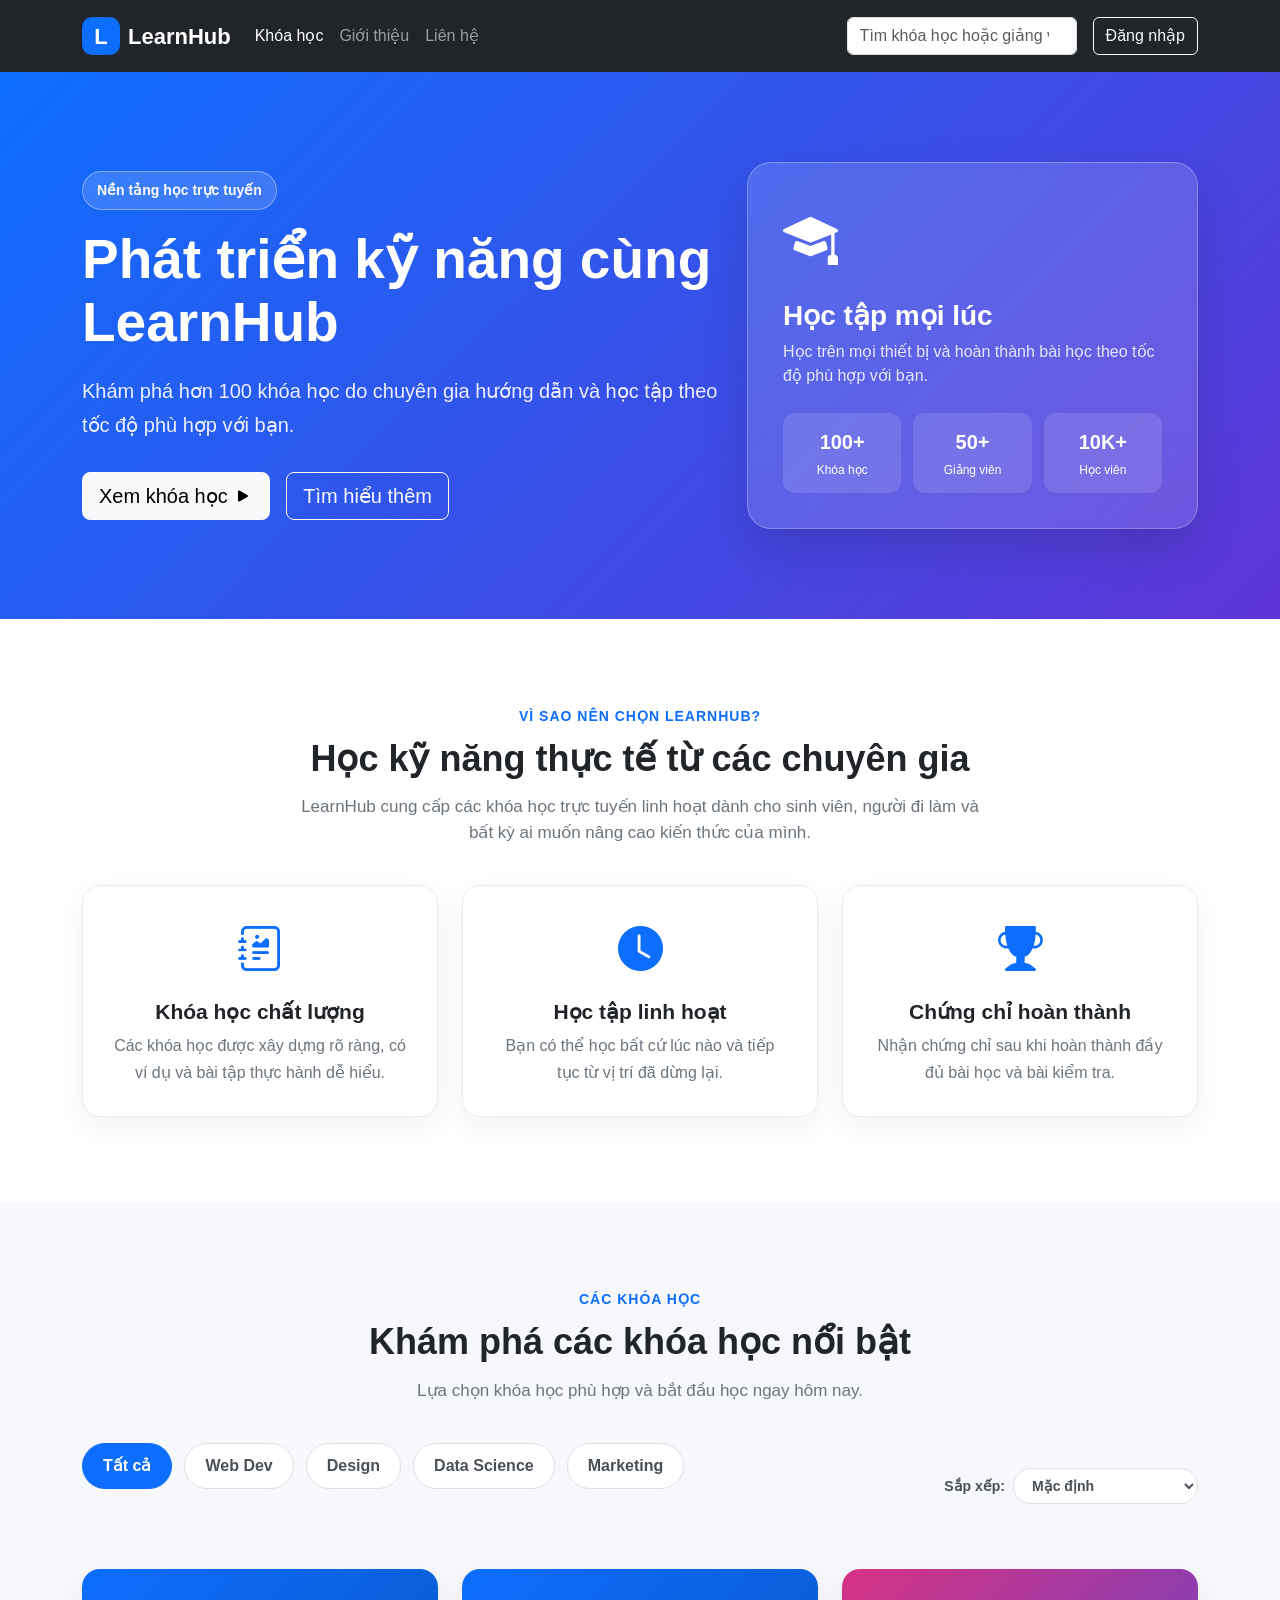
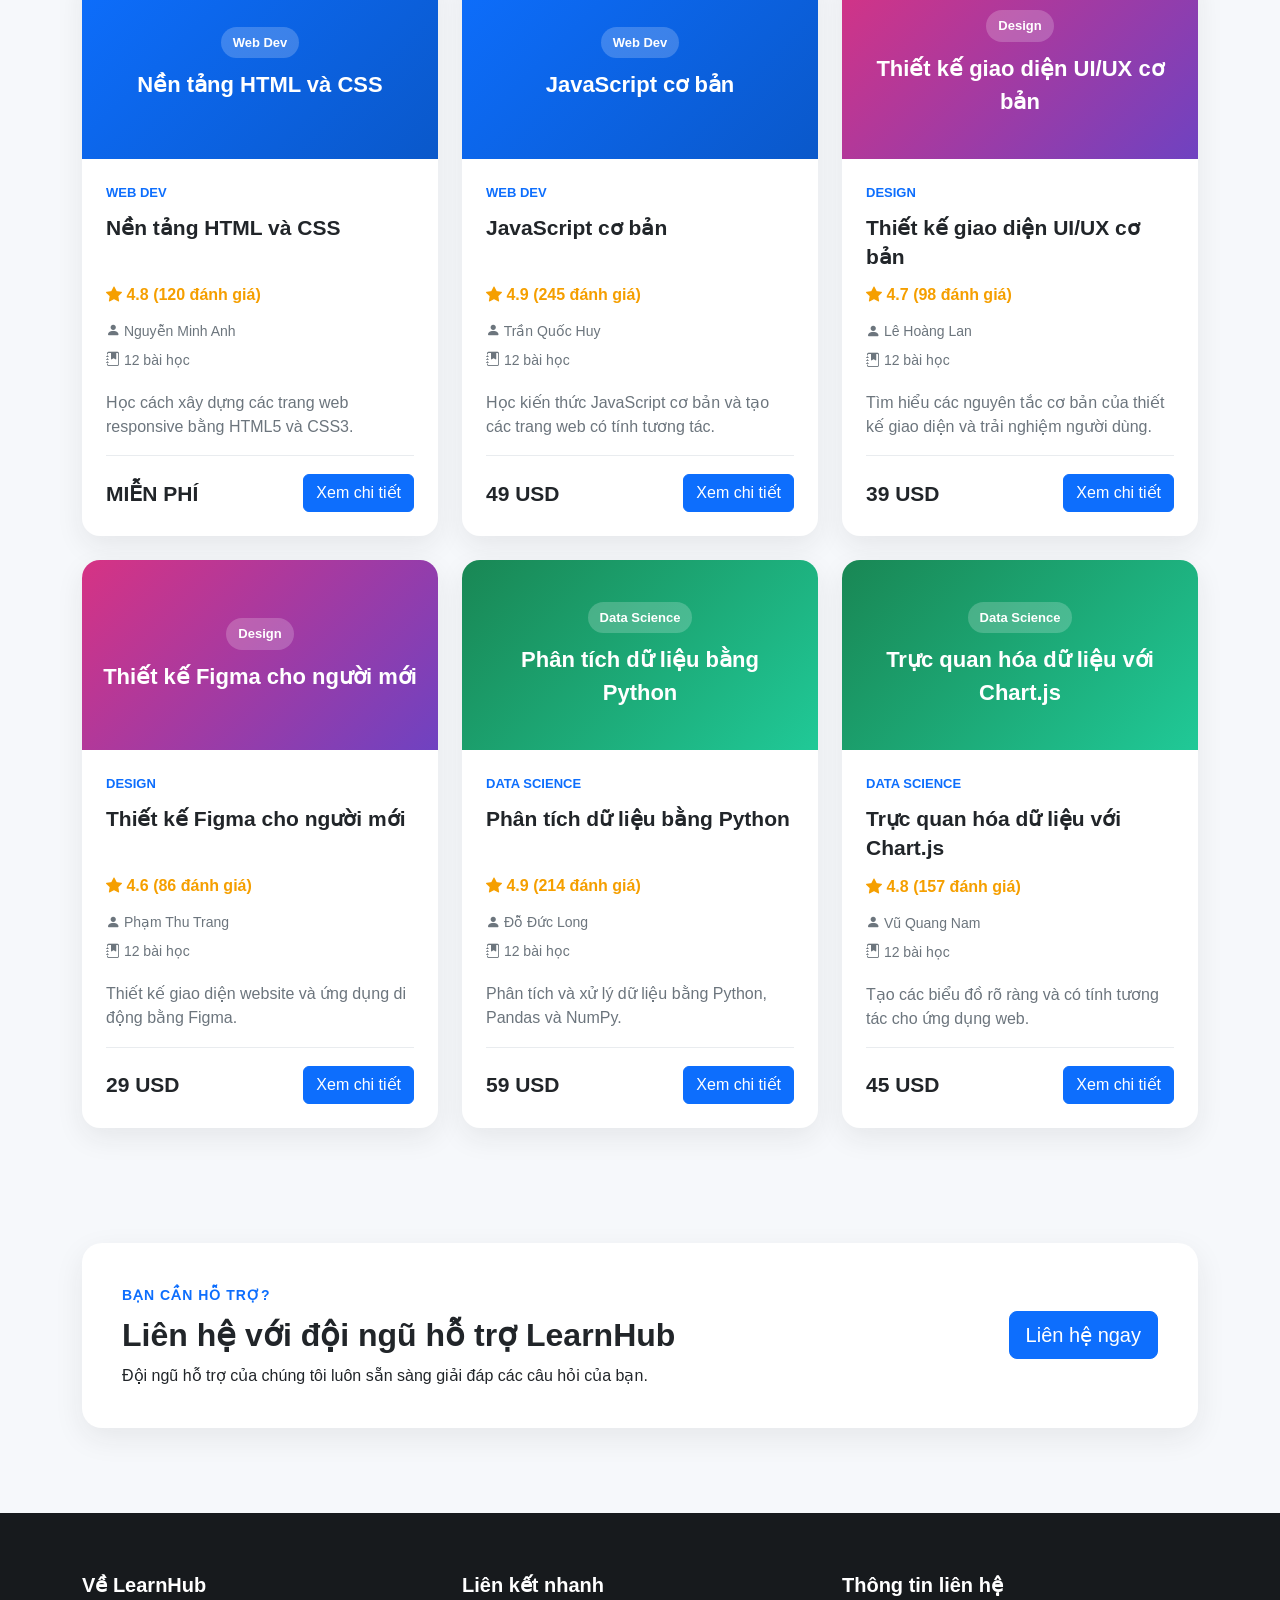
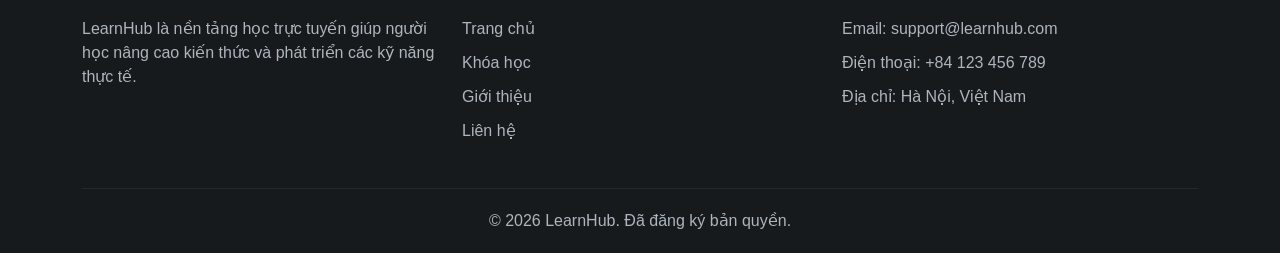
<file: index.html>
<!DOCTYPE html>
<html lang="vi">

<head>
    <meta charset="UTF-8">

    <!-- Giúp giao diện hiển thị tốt trên điện thoại và máy tính bảng -->
    <meta name="viewport" content="width=device-width, initial-scale=1.0">

    <title>LearnHub - Học trực tuyến</title>

    <!-- Bootstrap 5 CSS -->
    <link href="https://cdn.jsdelivr.net/npm/bootstrap@5.3.3/dist/css/bootstrap.min.css" rel="stylesheet">

    <!-- Bootstrap Icons - dùng cho toàn bộ icon trong trang thay vì icon emoji -->
    <link href="https://cdn.jsdelivr.net/npm/bootstrap-icons@1.11.3/font/bootstrap-icons.min.css" rel="stylesheet">

    <!-- File CSS tự viết -->
    <link rel="stylesheet" href="style.css">
</head>

<body>

    <!-- ================= THANH ĐIỀU HƯỚNG ================= -->
    <nav class="navbar navbar-expand-lg navbar-dark bg-dark sticky-top">
        <div class="container">

            <!-- Logo trang web -->
            <a class="navbar-brand d-flex align-items-center gap-2" href="index.html">
                <span class="logo-mark">L</span>
                <span>LearnHub</span>
            </a>

            <!-- Nút menu xuất hiện trên màn hình nhỏ -->
            <button class="navbar-toggler" type="button" data-bs-toggle="collapse" data-bs-target="#mainNavbar"
                aria-controls="mainNavbar" aria-expanded="false" aria-label="Mở hoặc đóng menu">
                <span class="navbar-toggler-icon"></span>
            </button>

            <!-- Nội dung thanh điều hướng -->
            <div class="collapse navbar-collapse" id="mainNavbar">

                <ul class="navbar-nav me-auto mb-2 mb-lg-0">

                    <li class="nav-item">
                        <a class="nav-link active" href="#courses">
                            Khóa học
                        </a>
                    </li>

                    <li class="nav-item">
                        <a class="nav-link" href="#about">
                            Giới thiệu
                        </a>
                    </li>

                    <li class="nav-item">
                        <a class="nav-link" href="#contact">
                            Liên hệ
                        </a>
                    </li>

                </ul>

                <!-- Ô tìm kiếm – Problem 02: Live Search theo title hoặc tên giảng viên -->
                <div class="navbar-search me-lg-3 mb-3 mb-lg-0 position-relative">
                    <input
                        id="navbarSearchInput"
                        class="form-control"
                        type="search"
                        placeholder="Tìm khóa học hoặc giảng viên..."
                        aria-label="Tìm kiếm khóa học"
                        autocomplete="off"
                    >
                    <!-- Nút xóa nhanh, hiện khi có text, ẩn khi trống -->
                    <button
                        id="clearSearchBtn"
                        class="search-clear-btn d-none"
                        type="button"
                        aria-label="Xóa tìm kiếm"
                    ><i class="bi bi-x-lg"></i></button>
                </div>

                <button class="btn btn-outline-light" type="button">
                    Đăng nhập
                </button>

            </div>
        </div>
    </nav>

    <!-- ================= PHẦN GIỚI THIỆU ĐẦU TRANG ================= -->
    <header class="hero-section" id="about">
        <div class="container">
            <div class="row align-items-center">

                <div class="col-lg-7">

                    <span class="hero-label">
                        Nền tảng học trực tuyến
                    </span>

                    <h1 class="hero-title">
                        Phát triển kỹ năng cùng LearnHub
                    </h1>

                    <p class="hero-description">
                        Khám phá hơn 100 khóa học do chuyên gia hướng dẫn
                        và học tập theo tốc độ phù hợp với bạn.
                    </p>

                    <div class="d-flex flex-wrap gap-3">

                        <a class="btn btn-light btn-lg" href="#courses">
                            Xem khóa học <i class="bi bi-play-fill"></i>
                        </a>

                        <a class="btn btn-outline-light btn-lg" href="#aboutContent">
                            Tìm hiểu thêm
                        </a>

                    </div>
                </div>

                <!-- Phần này chỉ hiển thị trên màn hình máy tính -->
                <div class="col-lg-5 d-none d-lg-block">

                    <div class="hero-card">

                        <div class="hero-card-icon"><i class="bi bi-mortarboard-fill"></i></div>

                        <h2>Học tập mọi lúc</h2>

                        <p>
                            Học trên mọi thiết bị và hoàn thành bài học
                            theo tốc độ phù hợp với bạn.
                        </p>

                        <div class="hero-statistics">

                            <div>
                                <strong>100+</strong>
                                <span>Khóa học</span>
                            </div>

                            <div>
                                <strong>50+</strong>
                                <span>Giảng viên</span>
                            </div>

                            <div>
                                <strong>10K+</strong>
                                <span>Học viên</span>
                            </div>

                        </div>
                    </div>
                </div>

            </div>
        </div>
    </header>

    <!-- ================= PHẦN GIỚI THIỆU ================= -->
    <section class="about-section" id="aboutContent">
        <div class="container">

            <div class="section-heading text-center">

                <span class="section-label">
                    Vì sao nên chọn LearnHub?
                </span>

                <h2>
                    Học kỹ năng thực tế từ các chuyên gia
                </h2>

                <p>
                    LearnHub cung cấp các khóa học trực tuyến linh hoạt
                    dành cho sinh viên, người đi làm và bất kỳ ai muốn
                    nâng cao kiến thức của mình.
                </p>

            </div>

            <div class="row g-4">

                <div class="col-md-4">

                    <div class="feature-card">

                        <div class="feature-icon"><i class="bi bi-journal-richtext"></i></div>

                        <h3>Khóa học chất lượng</h3>

                        <p>
                            Các khóa học được xây dựng rõ ràng, có ví dụ
                            và bài tập thực hành dễ hiểu.
                        </p>

                    </div>
                </div>

                <div class="col-md-4">

                    <div class="feature-card">

                        <div class="feature-icon"><i class="bi bi-clock-fill"></i></div>

                        <h3>Học tập linh hoạt</h3>

                        <p>
                            Bạn có thể học bất cứ lúc nào và tiếp tục
                            từ vị trí đã dừng lại.
                        </p>

                    </div>
                </div>

                <div class="col-md-4">

                    <div class="feature-card">

                        <div class="feature-icon"><i class="bi bi-trophy-fill"></i></div>

                        <h3>Chứng chỉ hoàn thành</h3>

                        <p>
                            Nhận chứng chỉ sau khi hoàn thành đầy đủ
                            bài học và bài kiểm tra.
                        </p>

                    </div>
                </div>

            </div>
        </div>
    </section>

    <!-- ================= DANH SÁCH KHÓA HỌC ================= -->
    <main class="course-section" id="courses">
        <div class="container">

            <div class="section-heading text-center">

                <span class="section-label">
                    Các khóa học
                </span>

                <h2>
                    Khám phá các khóa học nổi bật
                </h2>

                <p>
                    Lựa chọn khóa học phù hợp và bắt đầu học ngay hôm nay.
                </p>

            </div>

            <!-- Problem 02: Thanh điều khiển — Category Tabs + Sort Dropdown -->
            <div class="course-controls">

                <!-- Tab danh mục: data-category khớp với trường category trong courses array -->
                <div class="category-tabs" id="categoryTabs">

                    <button
                        class="category-button active"
                        type="button"
                        data-category="all"
                    >
                        Tất cả
                    </button>

                    <button
                        class="category-button"
                        type="button"
                        data-category="Web Dev"
                    >
                        Web Dev
                    </button>

                    <button
                        class="category-button"
                        type="button"
                        data-category="Design"
                    >
                        Design
                    </button>

                    <button
                        class="category-button"
                        type="button"
                        data-category="Data Science"
                    >
                        Data Science
                    </button>

                    <button
                        class="category-button"
                        type="button"
                        data-category="Marketing"
                    >
                        Marketing
                    </button>

                </div>

                <!-- Sort Dropdown: sắp xếp theo giá hoặc rating -->
                <div class="sort-wrapper">
                    <label for="sortSelect" class="sort-label">Sắp xếp:</label>
                    <select id="sortSelect" class="sort-select">
                        <option value="default">Mặc định</option>
                        <option value="price-asc">Giá: Thấp → Cao</option>
                        <option value="price-desc">Giá: Cao → Thấp</option>
                        <option value="rating-desc">Đánh giá: Cao nhất</option>
                    </select>
                </div>

            </div>

            <!-- Grid hiển thị khóa học – JS render các card vào đây -->
            <div
                id="coursesGrid"
                class="row row-cols-1 row-cols-md-2 row-cols-lg-3 g-4"
            ></div>

            <!-- Thông báo khi không tìm thấy kết quả (Problem 02) -->
            <div id="noResultMessage" class="no-result-message d-none">
                <div class="no-result-icon"><i class="bi bi-search"></i></div>
                <h3>Không tìm thấy khóa học nào</h3>
                <p>Thử từ khóa khác hoặc chọn danh mục khác.</p>
            </div>

        </div>
    </main>

    <!-- ================= PHẦN LIÊN HỆ ================= -->
    <section class="contact-section" id="contact">
        <div class="container">

            <div class="contact-box">

                <div>

                    <span class="section-label">
                        Bạn cần hỗ trợ?
                    </span>

                    <h2>
                        Liên hệ với đội ngũ hỗ trợ LearnHub
                    </h2>

                    <p class="mb-0">
                        Đội ngũ hỗ trợ của chúng tôi luôn sẵn sàng
                        giải đáp các câu hỏi của bạn.
                    </p>

                </div>

                <a class="btn btn-primary btn-lg" href="mailto:support@learnhub.com">
                    Liên hệ ngay
                </a>

            </div>
        </div>
    </section>

    <!-- ================= CHÂN TRANG ================= -->
    <footer class="site-footer">
        <div class="container">

            <div class="row g-4">

                <!-- Cột 1 -->
                <div class="col-md-4">

                    <h3 class="footer-title">
                        Về LearnHub
                    </h3>

                    <p>
                        LearnHub là nền tảng học trực tuyến giúp người học
                        nâng cao kiến thức và phát triển các kỹ năng thực tế.
                    </p>

                </div>

                <!-- Cột 2 -->
                <div class="col-md-4">

                    <h3 class="footer-title">
                        Liên kết nhanh
                    </h3>

                    <ul class="footer-links">

                        <li>
                            <a href="index.html">
                                Trang chủ
                            </a>
                        </li>

                        <li>
                            <a href="#courses">
                                Khóa học
                            </a>
                        </li>

                        <li>
                            <a href="#about">
                                Giới thiệu
                            </a>
                        </li>

                        <li>
                            <a href="#contact">
                                Liên hệ
                            </a>
                        </li>

                    </ul>
                </div>

                <!-- Cột 3 -->
                <div class="col-md-4">

                    <h3 class="footer-title">
                        Thông tin liên hệ
                    </h3>

                    <ul class="footer-contact">

                        <li>
                            Email: support@learnhub.com
                        </li>

                        <li>
                            Điện thoại: +84 123 456 789
                        </li>

                        <li>
                            Địa chỉ: Hà Nội, Việt Nam
                        </li>

                    </ul>
                </div>

            </div>

            <hr class="footer-divider">

            <p class="footer-copyright">
                © 2026 LearnHub. Đã đăng ký bản quyền.
            </p>

        </div>
    </footer>

    <!-- Bootstrap JavaScript -->
    <script src="https://cdn.jsdelivr.net/npm/bootstrap@5.3.3/dist/js/bootstrap.bundle.min.js"></script>

    <!-- Dữ liệu và code hiển thị khóa học -->
    <script src="app.js"></script>

</body>

</html>
</file>
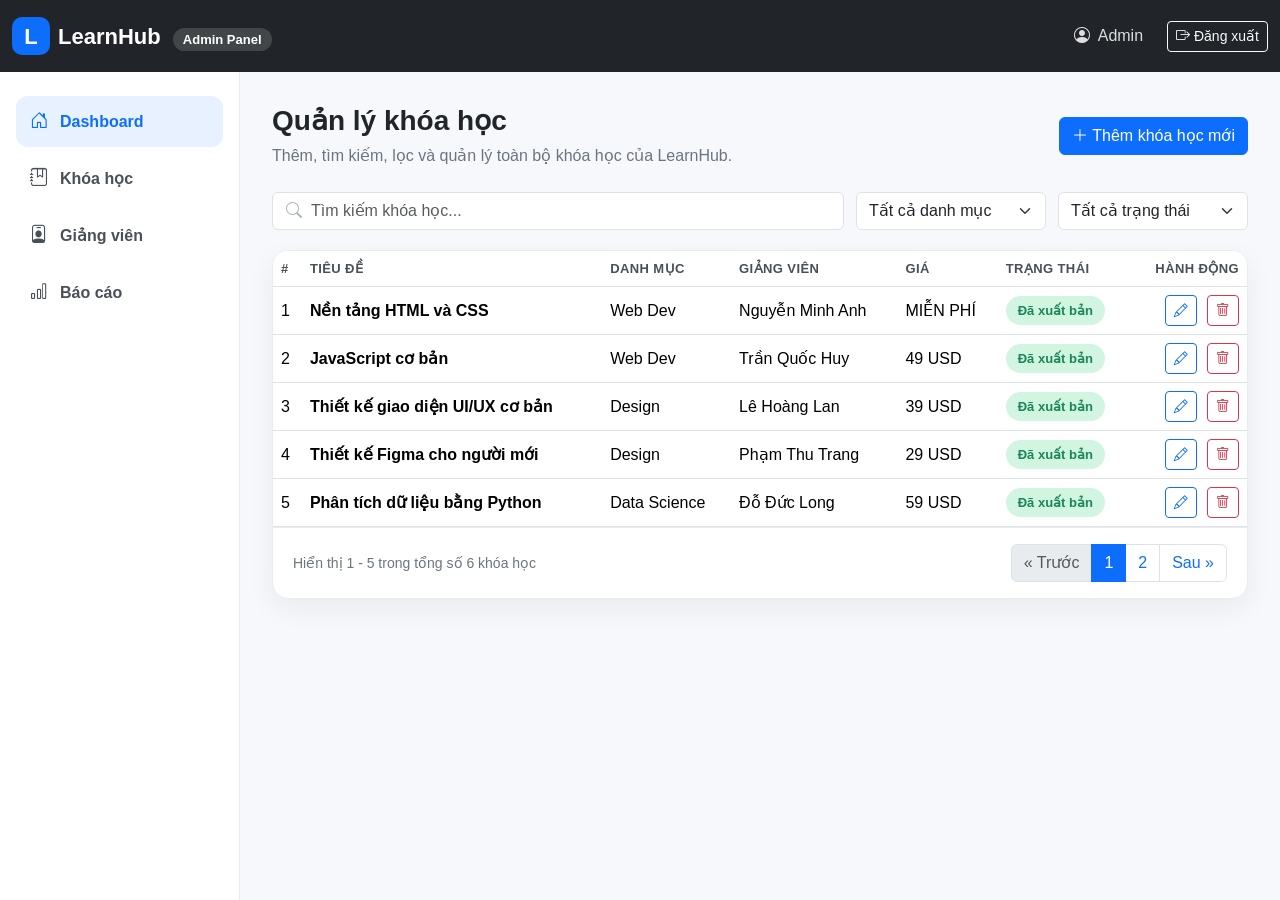
<file: admin.html>
<!DOCTYPE html>
<html lang="vi">
<head>
    <meta charset="UTF-8">

    <meta
        name="viewport"
        content="width=device-width, initial-scale=1.0"
    >

    <title>Admin Panel - LearnHub</title>

    <!-- Bootstrap 5 CSS -->
    <link
        href="https://cdn.jsdelivr.net/npm/bootstrap@5.3.3/dist/css/bootstrap.min.css"
        rel="stylesheet"
    >

    <!-- Bootstrap Icons -->
    <link
        href="https://cdn.jsdelivr.net/npm/bootstrap-icons@1.11.3/font/bootstrap-icons.css"
        rel="stylesheet"
    >

    <!-- File CSS tự viết -->
    <link rel="stylesheet" href="style.css">
</head>

<body class="admin-body">

<!-- ================= THANH ĐIỀU HƯỚNG ADMIN ================= -->
<nav class="navbar navbar-expand-lg navbar-dark bg-dark admin-navbar sticky-top">
    <div class="container-fluid">

        <a class="navbar-brand d-flex align-items-center gap-2" href="admin.html">
            <span class="logo-mark">L</span>
            <span>LearnHub <span class="admin-navbar-tag">Admin Panel</span></span>
        </a>

        <button
            class="navbar-toggler"
            type="button"
            data-bs-toggle="collapse"
            data-bs-target="#adminNavbar"
            aria-controls="adminNavbar"
            aria-expanded="false"
            aria-label="Mở hoặc đóng menu"
        >
            <span class="navbar-toggler-icon"></span>
        </button>

        <div class="collapse navbar-collapse" id="adminNavbar">

            <ul class="navbar-nav ms-auto align-items-lg-center gap-lg-3">

                <li class="nav-item">
                    <span class="nav-link admin-user">
                        <i class="bi bi-person-circle"></i>
                        Admin
                    </span>
                </li>

                <li class="nav-item">
                    <a class="btn btn-outline-light btn-sm" href="index.html">
                        <i class="bi bi-box-arrow-right"></i>
                        Đăng xuất
                    </a>
                </li>

            </ul>

        </div>
    </div>
</nav>

<div class="admin-shell">

    <!-- ================= THANH BÊN (SIDEBAR) ================= -->
    <aside class="admin-sidebar">

        <nav class="admin-sidebar-nav" aria-label="Menu quản trị">

            <a class="admin-nav-link active" href="#" data-view="dashboard">
                <i class="bi bi-house-door"></i>
                <span>Dashboard</span>
            </a>

            <a class="admin-nav-link" href="#" data-view="courses">
                <i class="bi bi-journal-bookmark"></i>
                <span>Khóa học</span>
            </a>

            <a class="admin-nav-link" href="#" data-view="instructors">
                <i class="bi bi-person-badge"></i>
                <span>Giảng viên</span>
            </a>

            <a class="admin-nav-link" href="#" data-view="reports">
                <i class="bi bi-bar-chart"></i>
                <span>Báo cáo</span>
            </a>

        </nav>

    </aside>

    <!-- ================= KHU VỰC NỘI DUNG CHÍNH ================= -->
    <main class="admin-main">

        <!-- Khu vực quản lý khóa học (view mặc định đang hoạt động) -->
        <section id="coursesView" class="admin-view">

            <div class="admin-view-header">

                <div>
                    <h1>Quản lý khóa học</h1>
                    <p class="admin-view-subtitle">
                        Thêm, tìm kiếm, lọc và quản lý toàn bộ khóa học của LearnHub.
                    </p>
                </div>

                <button
                    id="btnAddCourse"
                    class="btn btn-primary"
                    type="button"
                >
                    <i class="bi bi-plus-lg"></i>
                    Thêm khóa học mới
                </button>

            </div>

            <!-- Thanh tìm kiếm và bộ lọc -->
            <div class="admin-toolbar">

                <div class="admin-search-box">

                    <i class="bi bi-search"></i>

                    <input
                        id="courseSearchInput"
                        class="form-control"
                        type="search"
                        placeholder="Tìm kiếm khóa học..."
                        aria-label="Tìm kiếm khóa học"
                    >

                </div>

                <select
                    id="categoryFilterSelect"
                    class="form-select admin-filter-select"
                    aria-label="Lọc theo danh mục"
                >
                    <option value="all">Tất cả danh mục</option>
                    <option value="Web Dev">Web Dev</option>
                    <option value="Design">Design</option>
                    <option value="Data Science">Data Science</option>
                    <option value="Marketing">Marketing</option>
                    <option value="Other">Other</option>
                </select>

                <select
                    id="statusFilterSelect"
                    class="form-select admin-filter-select"
                    aria-label="Lọc theo trạng thái"
                >
                    <option value="all">Tất cả trạng thái</option>
                    <option value="published">Đã xuất bản</option>
                    <option value="draft">Bản nháp</option>
                </select>

            </div>

            <!-- Bảng danh sách khóa học -->
            <div class="admin-table-card">

                <div class="table-responsive">

                    <table class="table admin-table align-middle mb-0">

                        <thead>
                            <tr>
                                <th scope="col">#</th>
                                <th scope="col">Tiêu đề</th>
                                <th scope="col">Danh mục</th>
                                <th scope="col">Giảng viên</th>
                                <th scope="col">Giá</th>
                                <th scope="col">Trạng thái</th>
                                <th scope="col" class="text-end">Hành động</th>
                            </tr>
                        </thead>

                        <!-- admin.js sẽ đưa các dòng khóa học vào đây -->
                        <tbody id="coursesTableBody"></tbody>

                    </table>

                </div>

                <!-- Chân bảng: thông tin số lượng kết quả + phân trang -->
                <div class="admin-table-footer">

                    <p id="resultsSummary" class="admin-results-summary mb-0">
                        Đang tải dữ liệu...
                    </p>

                    <nav aria-label="Phân trang danh sách khóa học">
                        <ul id="paginationList" class="pagination mb-0"></ul>
                    </nav>

                </div>

            </div>

        </section>

    </main>

</div>

<!-- ================= MODAL THÊM / SỬA KHÓA HỌC ================= -->
<!--
    Modal dùng chung cho chức năng CREATE và UPDATE (Problem 04, mục 9-10).
    Ở phần này (Read/Search/Filter/Pagination) modal chỉ mới có giao diện,
    logic lưu dữ liệu sẽ được bổ sung ở phần CRUD tiếp theo.
-->
<div
    class="modal fade"
    id="courseFormModal"
    tabindex="-1"
    aria-labelledby="courseFormModalLabel"
    aria-hidden="true"
>
    <div class="modal-dialog modal-dialog-centered modal-lg">
        <div class="modal-content">

            <div class="modal-header">
                <h2 class="modal-title h5" id="courseFormModalLabel">
                    Thêm khóa học mới
                </h2>
                <button
                    type="button"
                    class="btn-close"
                    data-bs-dismiss="modal"
                    aria-label="Đóng"
                ></button>
            </div>

            <div class="modal-body">

                <form id="courseForm" class="row g-3" novalidate>

                    <input type="hidden" id="courseFormId">

                    <div class="col-md-8">
                        <label class="form-label" for="courseFormTitle">
                            Tiêu đề khóa học
                        </label>
                        <input
                            id="courseFormTitle"
                            class="form-control"
                            type="text"
                            minlength="5"
                            required
                        >
                        <div class="invalid-feedback">
                            Tiêu đề phải có ít nhất 5 ký tự.
                        </div>
                    </div>

                    <div class="col-md-4">
                        <label class="form-label" for="courseFormCategory">
                            Danh mục
                        </label>
                        <select id="courseFormCategory" class="form-select" required>
                            <option value="Web Dev">Web Dev</option>
                            <option value="Design">Design</option>
                            <option value="Data Science">Data Science</option>
                            <option value="Marketing">Marketing</option>
                            <option value="Other">Other</option>
                        </select>
                    </div>

                    <div class="col-md-6">
                        <label class="form-label" for="courseFormInstructor">
                            Tên giảng viên
                        </label>
                        <input
                            id="courseFormInstructor"
                            class="form-control"
                            type="text"
                            required
                        >
                        <div class="invalid-feedback">
                            Vui lòng nhập tên giảng viên.
                        </div>
                    </div>

                    <div class="col-md-6">
                        <label class="form-label" for="courseFormLessons">
                            Số bài học
                        </label>
                        <input
                            id="courseFormLessons"
                            class="form-control"
                            type="number"
                            min="1"
                            max="100"
                            required
                        >
                        <div class="invalid-feedback">
                            Số bài học phải trong khoảng 1 - 100.
                        </div>
                    </div>

                    <div class="col-md-4">
                        <label class="form-label" for="courseFormPrice">
                            Giá (USD, nhập 0 nếu miễn phí)
                        </label>
                        <input
                            id="courseFormPrice"
                            class="form-control"
                            type="number"
                            min="0"
                            required
                        >
                    </div>

                    <div class="col-md-4">
                        <label class="form-label" for="courseFormRating">
                            Đánh giá (1.0 - 5.0)
                        </label>
                        <input
                            id="courseFormRating"
                            class="form-control"
                            type="number"
                            min="1"
                            max="5"
                            step="0.1"
                            required
                        >
                    </div>

                    <div class="col-md-4">
                        <label class="form-label" for="courseFormStatus">
                            Trạng thái
                        </label>
                        <select id="courseFormStatus" class="form-select" required>
                            <option value="published">Đã xuất bản</option>
                            <option value="draft">Bản nháp</option>
                        </select>
                    </div>

                </form>

            </div>

            <div class="modal-footer">
                <button
                    type="button"
                    class="btn btn-secondary"
                    data-bs-dismiss="modal"
                >
                    Hủy
                </button>
                <button
                    id="saveCourseBtn"
                    type="button"
                    class="btn btn-primary"
                >
                    Lưu khóa học
                </button>
            </div>

        </div>
    </div>
</div>

<!-- ================= MODAL XÁC NHẬN XÓA ================= -->
<!--
    Modal xác nhận cho chức năng DELETE (Problem 04, mục 11).
    Logic xóa thật sự sẽ được bổ sung ở phần CRUD tiếp theo.
-->
<div
    class="modal fade"
    id="deleteConfirmModal"
    tabindex="-1"
    aria-labelledby="deleteConfirmModalLabel"
    aria-hidden="true"
>
    <div class="modal-dialog modal-dialog-centered">
        <div class="modal-content">

            <div class="modal-header">
                <h2 class="modal-title h5" id="deleteConfirmModalLabel">
                    Xác nhận xóa khóa học
                </h2>
                <button
                    type="button"
                    class="btn-close"
                    data-bs-dismiss="modal"
                    aria-label="Đóng"
                ></button>
            </div>

            <div class="modal-body">
                <p class="mb-0">
                    Bạn có chắc chắn muốn xóa khóa học
                    "<strong id="deleteConfirmCourseTitle">-</strong>"?
                    Hành động này không thể hoàn tác.
                </p>
            </div>

            <div class="modal-footer">
                <button
                    type="button"
                    class="btn btn-secondary"
                    data-bs-dismiss="modal"
                >
                    Hủy
                </button>
                <button
                    id="confirmDeleteBtn"
                    type="button"
                    class="btn btn-danger"
                >
                    Xóa khóa học
                </button>
            </div>

        </div>
    </div>
</div>

<!-- ================= KHU VỰC HIỂN THỊ TOAST ================= -->
<div
    id="toastContainer"
    class="toast-container position-fixed bottom-0 end-0 p-3"
></div>

<!-- Bootstrap JavaScript -->
<script
    src="https://cdn.jsdelivr.net/npm/bootstrap@5.3.3/dist/js/bootstrap.bundle.min.js"
></script>

<!-- app.js chứa danh sách khóa học gốc (dùng để seed localStorage lần đầu) -->
<script src="app.js"></script>

<!-- admin.js chứa toàn bộ logic của trang quản trị -->
<script src="admin.js"></script>

</body>
</html>
</file>
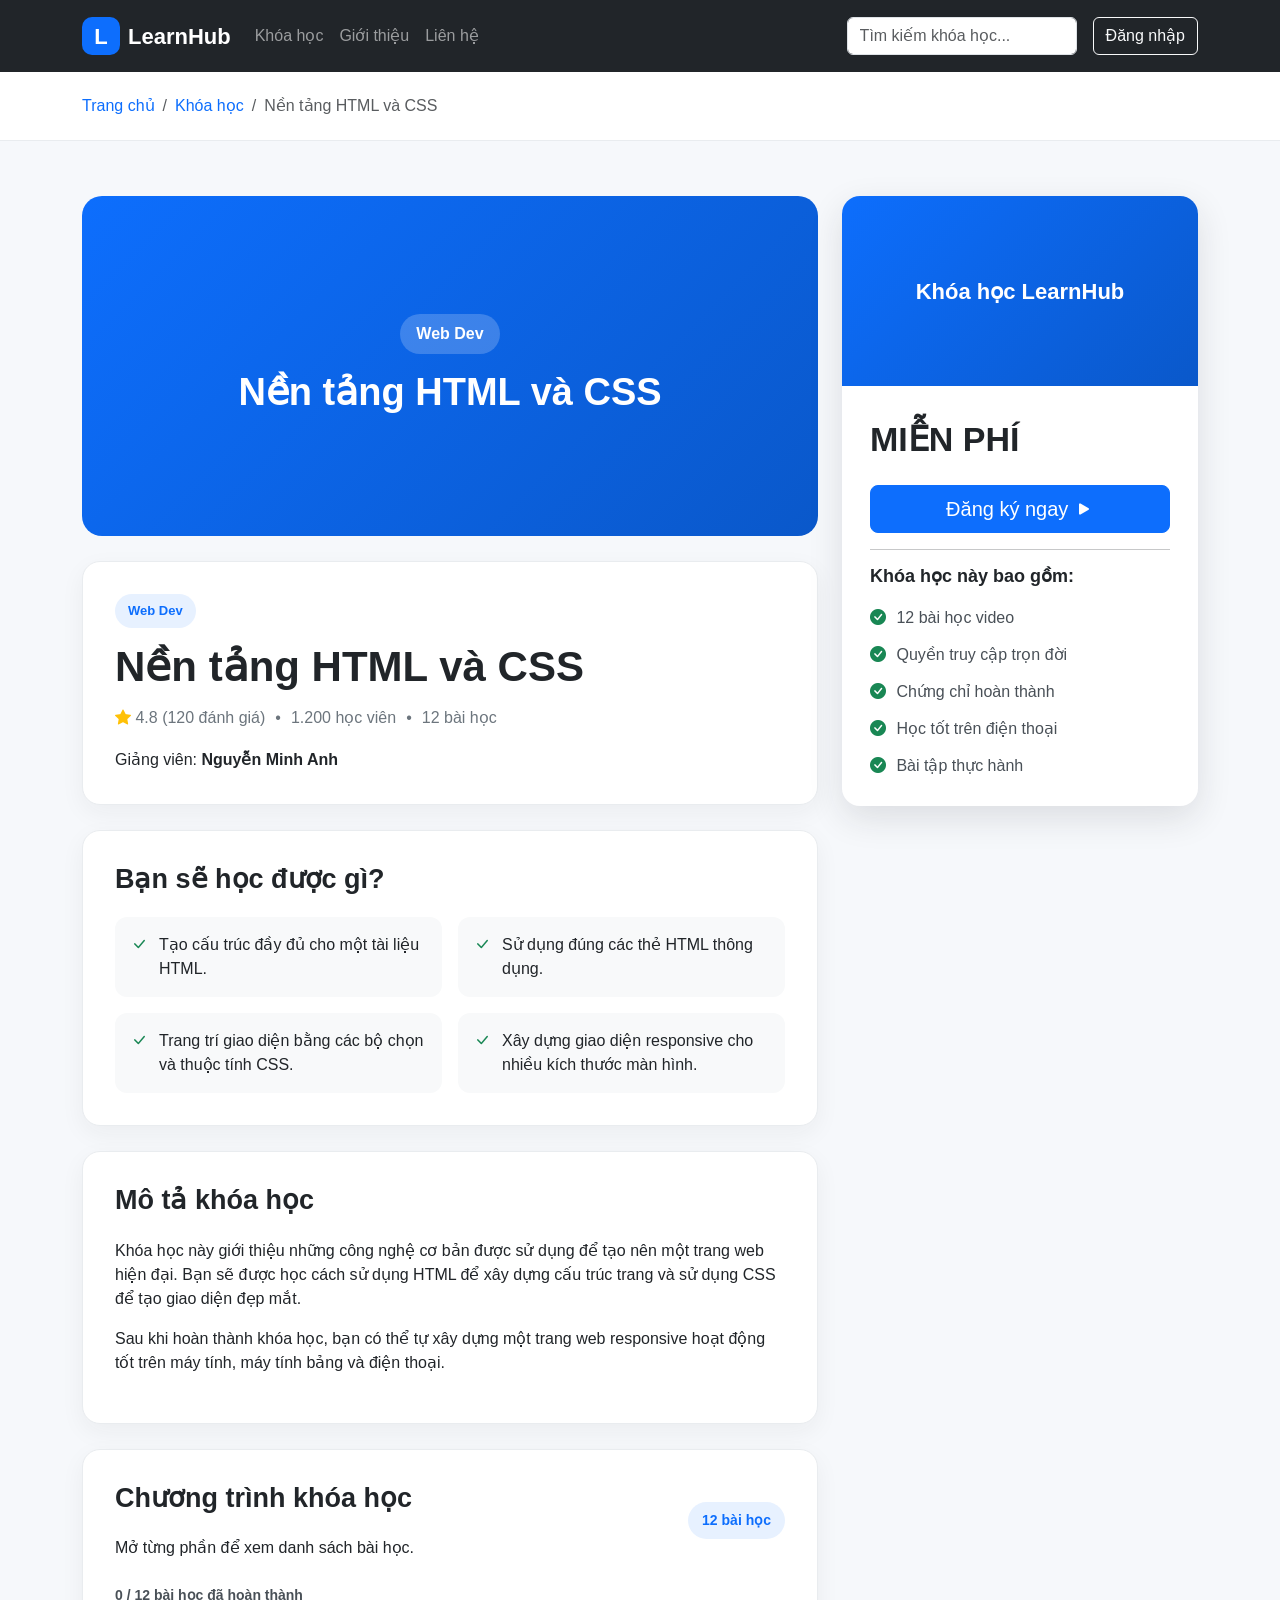
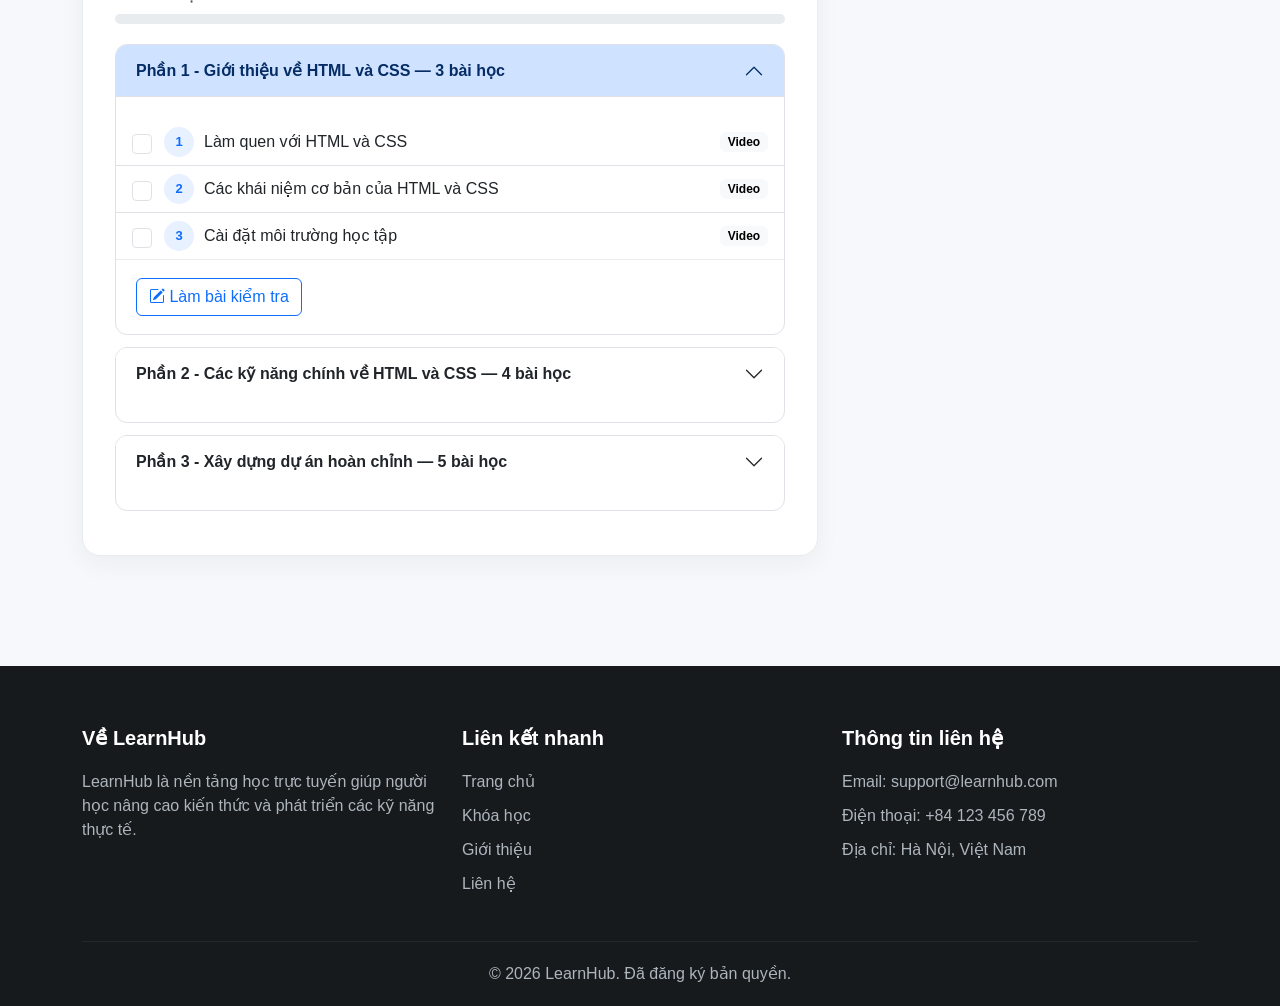
<file: course-detail.html>
<!DOCTYPE html>
<html lang="vi">
<head>
    <meta charset="UTF-8">

    <meta
        name="viewport"
        content="width=device-width, initial-scale=1.0"
    >

    <title>Chi tiết khóa học - LearnHub</title>

    <!-- Bootstrap 5 CSS -->
    <link
        href="https://cdn.jsdelivr.net/npm/bootstrap@5.3.3/dist/css/bootstrap.min.css"
        rel="stylesheet"
    >

    <!-- Bootstrap Icons - dùng cho toàn bộ icon trong trang thay vì icon emoji -->
    <link
        href="https://cdn.jsdelivr.net/npm/bootstrap-icons@1.11.3/font/bootstrap-icons.min.css"
        rel="stylesheet"
    >

    <!-- File CSS tự viết -->
    <link rel="stylesheet" href="style.css">
</head>

<body>

<!-- ================= THANH ĐIỀU HƯỚNG ================= -->
<nav class="navbar navbar-expand-lg navbar-dark bg-dark sticky-top">
    <div class="container">

        <a class="navbar-brand d-flex align-items-center gap-2" href="index.html">
            <span class="logo-mark">L</span>
            <span>LearnHub</span>
        </a>

        <button
            class="navbar-toggler"
            type="button"
            data-bs-toggle="collapse"
            data-bs-target="#mainNavbar"
            aria-controls="mainNavbar"
            aria-expanded="false"
            aria-label="Mở hoặc đóng menu"
        >
            <span class="navbar-toggler-icon"></span>
        </button>

        <div class="collapse navbar-collapse" id="mainNavbar">

            <ul class="navbar-nav me-auto mb-2 mb-lg-0">

                <li class="nav-item">
                    <a class="nav-link" href="index.html#courses">
                        Khóa học
                    </a>
                </li>

                <li class="nav-item">
                    <a class="nav-link" href="index.html#about">
                        Giới thiệu
                    </a>
                </li>

                <li class="nav-item">
                    <a class="nav-link" href="index.html#contact">
                        Liên hệ
                    </a>
                </li>

            </ul>

            <div class="navbar-search me-lg-3 mb-3 mb-lg-0">

                <input
                    class="form-control"
                    type="search"
                    placeholder="Tìm kiếm khóa học..."
                    aria-label="Tìm kiếm khóa học"
                >

            </div>

            <button class="btn btn-outline-light" type="button">
                Đăng nhập
            </button>

        </div>
    </div>
</nav>

<!-- ================= ĐƯỜNG DẪN ĐIỀU HƯỚNG ================= -->
<section class="breadcrumb-section">
    <div class="container">

        <nav aria-label="Đường dẫn điều hướng">

            <ol class="breadcrumb mb-0">

                <li class="breadcrumb-item">
                    <a href="index.html">
                        Trang chủ
                    </a>
                </li>

                <li class="breadcrumb-item">
                    <a href="index.html#courses">
                        Khóa học
                    </a>
                </li>

                <li
                    id="breadcrumbCourseTitle"
                    class="breadcrumb-item active"
                    aria-current="page"
                >
                    Chi tiết khóa học
                </li>

            </ol>
        </nav>

    </div>
</section>

<!-- ================= CHI TIẾT KHÓA HỌC ================= -->
<main class="course-detail-section">
    <div class="container">

        <div class="row g-4">

            <!-- CỘT BÊN TRÁI -->
            <div class="col-lg-8">

                <!-- Ảnh hoặc video minh họa -->
                <div
                    id="detailThumbnail"
                    class="detail-thumbnail thumbnail-web"
                >

                    <span id="detailCategory">
                        Lập trình web
                    </span>

                    <strong id="detailThumbnailTitle">
                        Tên khóa học
                    </strong>

                </div>

                <!-- Thông tin chính -->
                <section class="detail-content-card">

                    <span
                        id="courseCategoryBadge"
                        class="course-category-badge"
                    >
                        Lập trình web
                    </span>

                    <h1 id="courseTitle">
                        Tên khóa học
                    </h1>

                    <div class="course-detail-meta">

                        <span id="courseRating">
                            <i class="bi bi-star-fill text-warning"></i> 0
                        </span>

                        <span>•</span>

                        <span id="courseStudents">
                            0 học viên
                        </span>

                        <span>•</span>

                        <span id="courseLessons">
                            0 bài học
                        </span>

                    </div>

                    <p class="course-instructor">

                        Giảng viên:

                        <strong id="courseInstructor">
                            Tên giảng viên
                        </strong>

                    </p>

                </section>

                <!-- Kiến thức nhận được -->
                <section class="detail-content-card">

                    <h2>
                        Bạn sẽ học được gì?
                    </h2>

                    <div
                        id="learningGoals"
                        class="row g-3 learning-goals"
                    ></div>

                </section>

                <!-- Mô tả khóa học -->
                <section class="detail-content-card">

                    <h2>
                        Mô tả khóa học
                    </h2>

                    <div id="courseDescription"></div>

                </section>

                <!-- Chương trình học -->
                <section class="detail-content-card">

                    <div class="curriculum-heading">

                        <div>

                            <h2>
                                Chương trình khóa học
                            </h2>

                            <p class="mb-0">
                                Mở từng phần để xem danh sách bài học.
                            </p>

                        </div>

                        <span
                            id="curriculumLessonCount"
                            class="lesson-count"
                        >
                            0 bài học
                        </span>

                    </div>

                    <!-- Thanh tiến độ học tập, JavaScript cập nhật mỗi khi tick bài học -->
                    <div id="curriculumProgress" class="curriculum-progress"></div>

                    <!-- JavaScript tạo Bootstrap Accordion ở đây -->
                    <div
                        id="curriculumAccordion"
                        class="accordion curriculum-accordion"
                    ></div>

                </section>

            </div>

            <!-- CỘT BÊN PHẢI -->
            <div class="col-lg-4">

                <aside class="course-sidebar">

                    <div
                        id="sidebarThumbnail"
                        class="sidebar-thumbnail thumbnail-web"
                    >
                        <span>Khóa học LearnHub</span>
                    </div>

                    <div class="sidebar-body">

                        <p id="coursePrice" class="course-price">
                            MIỄN PHÍ
                        </p>

                        <a
                            class="btn btn-primary btn-lg w-100"
                            href="#curriculumAccordion"
                        >
                            Đăng ký ngay <i class="bi bi-play-fill"></i>
                        </a>

                        <hr>

                        <h3>
                            Khóa học này bao gồm:
                        </h3>

                        <ul class="course-includes">

                            <li>
                                <i class="bi bi-check-circle-fill"></i>
                                <span id="includeLessonCount">
                                    12 bài học video
                                </span>
                            </li>

                            <li>
                                <i class="bi bi-check-circle-fill"></i> Quyền truy cập trọn đời
                            </li>

                            <li>
                                <i class="bi bi-check-circle-fill"></i> Chứng chỉ hoàn thành
                            </li>

                            <li>
                                <i class="bi bi-check-circle-fill"></i> Học tốt trên điện thoại
                            </li>

                            <li>
                                <i class="bi bi-check-circle-fill"></i> Bài tập thực hành
                            </li>

                        </ul>

                    </div>
                </aside>

            </div>

        </div>
    </div>
</main>

<!-- ================= CHÂN TRANG ================= -->
<footer class="site-footer">
    <div class="container">

        <div class="row g-4">

            <div class="col-md-4">

                <h3 class="footer-title">
                    Về LearnHub
                </h3>

                <p>
                    LearnHub là nền tảng học trực tuyến giúp người học
                    nâng cao kiến thức và phát triển các kỹ năng thực tế.
                </p>

            </div>

            <div class="col-md-4">

                <h3 class="footer-title">
                    Liên kết nhanh
                </h3>

                <ul class="footer-links">

                    <li>
                        <a href="index.html">
                            Trang chủ
                        </a>
                    </li>

                    <li>
                        <a href="index.html#courses">
                            Khóa học
                        </a>
                    </li>

                    <li>
                        <a href="index.html#about">
                            Giới thiệu
                        </a>
                    </li>

                    <li>
                        <a href="index.html#contact">
                            Liên hệ
                        </a>
                    </li>

                </ul>
            </div>

            <div class="col-md-4">

                <h3 class="footer-title">
                    Thông tin liên hệ
                </h3>

                <ul class="footer-contact">

                    <li>
                        Email: support@learnhub.com
                    </li>

                    <li>
                        Điện thoại: +84 123 456 789
                    </li>

                    <li>
                        Địa chỉ: Hà Nội, Việt Nam
                    </li>

                </ul>
            </div>

        </div>

        <hr class="footer-divider">

        <p class="footer-copyright">
            © 2026 LearnHub. Đã đăng ký bản quyền.
        </p>

    </div>
</footer>

<!-- Bootstrap JavaScript -->
<script
    src="https://cdn.jsdelivr.net/npm/bootstrap@5.3.3/dist/js/bootstrap.bundle.min.js"
></script>

<!-- app.js chứa danh sách khóa học -->
<script src="app.js"></script>

<!-- detail.js hiển thị chi tiết khóa học -->
<script src="detail.js"></script>

</body>
</html>
</file>
<file: style.css>
/* ================= CÀI ĐẶT CHUNG ================= */

html {
    scroll-behavior: smooth;
}

body {
    margin: 0;
    background-color: #f6f8fb;
    color: #212529;
    font-family: Arial, Helvetica, sans-serif;
}

a {
    text-decoration: none;
}

h1,
h2,
h3,
p {
    word-break: break-word;
}

.section-heading {
    max-width: 700px;
    margin: 0 auto 40px;
}

.section-heading h2 {
    margin-bottom: 14px;
    font-size: 36px;
    font-weight: 700;
}

.section-heading p {
    color: #6c757d;
    font-size: 17px;
}

.section-label {
    display: inline-block;
    margin-bottom: 10px;
    color: #0d6efd;
    font-size: 14px;
    font-weight: 700;
    letter-spacing: 1px;
    text-transform: uppercase;
}


/* ================= THANH ĐIỀU HƯỚNG ================= */

.navbar {
    min-height: 72px;
}

.logo-mark {
    display: inline-flex;
    width: 38px;
    height: 38px;
    align-items: center;
    justify-content: center;
    border-radius: 10px;
    background-color: #0d6efd;
    color: #ffffff;
    font-size: 22px;
    font-weight: 700;
}

.navbar-brand {
    font-size: 22px;
    font-weight: 700;
}

.navbar-search {
    width: 230px;
}


/* ================= PHẦN ĐẦU TRANG ================= */

.hero-section {
    padding: 90px 0;
    background:
        linear-gradient(
            135deg,
            #0d6efd,
            #5f35d5
        );
    color: #ffffff;
}

.hero-label {
    display: inline-block;
    margin-bottom: 18px;
    padding: 8px 14px;
    border: 1px solid rgba(255, 255, 255, 0.35);
    border-radius: 30px;
    background-color: rgba(255, 255, 255, 0.15);
    font-size: 14px;
    font-weight: 700;
}

.hero-title {
    max-width: 720px;
    margin-bottom: 20px;
    font-size: 55px;
    font-weight: 800;
    line-height: 1.15;
}

.hero-description {
    max-width: 650px;
    margin-bottom: 30px;
    color: rgba(255, 255, 255, 0.9);
    font-size: 20px;
    line-height: 1.7;
}

.hero-card {
    padding: 35px;
    border: 1px solid rgba(255, 255, 255, 0.25);
    border-radius: 24px;
    background-color: rgba(255, 255, 255, 0.14);
    box-shadow: 0 20px 45px rgba(0, 0, 0, 0.15);
    backdrop-filter: blur(8px);
}

.hero-card-icon {
    margin-bottom: 18px;
    font-size: 55px;
}

.hero-card h2 {
    font-size: 28px;
    font-weight: 700;
}

.hero-card p {
    color: rgba(255, 255, 255, 0.85);
}

.hero-statistics {
    display: grid;
    grid-template-columns: repeat(3, 1fr);
    gap: 12px;
    margin-top: 25px;
}

.hero-statistics div {
    padding: 14px 8px;
    border-radius: 12px;
    background-color: rgba(255, 255, 255, 0.12);
    text-align: center;
}

.hero-statistics strong,
.hero-statistics span {
    display: block;
}

.hero-statistics strong {
    font-size: 20px;
}

.hero-statistics span {
    margin-top: 4px;
    font-size: 12px;
}


/* ================= PHẦN GIỚI THIỆU ================= */

.about-section {
    padding: 85px 0;
    background-color: #ffffff;
}

.feature-card {
    height: 100%;
    padding: 30px;
    border: 1px solid #e9ecef;
    border-radius: 18px;
    background-color: #ffffff;
    box-shadow: 0 10px 30px rgba(33, 37, 41, 0.06);
    text-align: center;
}

.feature-icon {
    margin-bottom: 15px;
    color: #0d6efd;
    font-size: 45px;
}

.feature-card h3 {
    font-size: 21px;
    font-weight: 700;
}

.feature-card p {
    margin-bottom: 0;
    color: #6c757d;
    line-height: 1.7;
}


/* ================= DANH SÁCH KHÓA HỌC ================= */

.course-section {
    padding: 85px 0;
}

/* Hàng chứa Category Tabs + Sort Dropdown, index.html dùng class này để xếp 2 khối nằm ngang */
.course-controls {
    display: flex;
    flex-wrap: wrap;
    align-items: center;
    justify-content: space-between;
    gap: 16px;
    margin-bottom: 40px;
}

.category-tabs {
    display: flex;
    flex-wrap: wrap;
    justify-content: center;
    gap: 12px;
    margin-bottom: 40px;
}

.category-button {
    padding: 10px 20px;
    border: 1px solid #dee2e6;
    border-radius: 30px;
    background-color: #ffffff;
    color: #495057;
    font-weight: 600;
    transition: 0.2s;
}

.category-button:hover,
.category-button.active {
    border-color: #0d6efd;
    background-color: #0d6efd;
    color: #ffffff;
}

/* Sort dropdown */
.sort-wrapper {
    display: flex;
    align-items: center;
    gap: 8px;
    flex-shrink: 0;
}

.sort-label {
    white-space: nowrap;
    font-size: 14px;
    font-weight: 600;
    color: #495057;
    margin-bottom: 0;
}

.sort-select {
    padding: 8px 14px;
    border: 1px solid #dee2e6;
    border-radius: 30px;
    background-color: #ffffff;
    color: #495057;
    font-size: 14px;
    font-weight: 600;
    cursor: pointer;
    outline: none;
    min-width: 185px;
    transition: border-color 0.2s;
}

.sort-select:focus {
    border-color: #0d6efd;
}

/* Nút xóa nhanh bên trong ô tìm kiếm navbar */
.search-clear-btn {
    position: absolute;
    right: 10px;
    top: 50%;
    transform: translateY(-50%);
    padding: 2px 5px;
    background: none;
    border: none;
    color: #6c757d;
    font-size: 13px;
    line-height: 1;
    cursor: pointer;
}

.search-clear-btn:hover {
    color: #212529;
}

/* Thông báo không tìm thấy kết quả */
.no-result-message {
    width: 100%;
    padding: 70px 20px;
    text-align: center;
    color: #6c757d;
}

.no-result-icon {
    margin-bottom: 16px;
    font-size: 56px;
}

.no-result-message h3 {
    margin-bottom: 8px;
    font-size: 22px;
    font-weight: 700;
    color: #343a40;
}

.no-result-message p {
    font-size: 15px;
    margin: 0;
}

.course-card {
    overflow: hidden;
    border: 0;
    border-radius: 18px;
    box-shadow: 0 10px 28px rgba(33, 37, 41, 0.08);
    transition: transform 0.25s, box-shadow 0.25s;
}

.course-card:hover {
    transform: translateY(-7px);
    box-shadow: 0 18px 38px rgba(33, 37, 41, 0.15);
}

.course-thumbnail {
    display: flex;
    height: 190px;
    flex-direction: column;
    align-items: center;
    justify-content: center;
    gap: 10px;
    padding: 20px;
    color: #ffffff;
    text-align: center;
}

.course-thumbnail span {
    padding: 6px 12px;
    border-radius: 20px;
    background-color: rgba(255, 255, 255, 0.2);
    font-size: 13px;
    font-weight: 700;
}

.course-thumbnail strong {
    font-size: 22px;
}

.thumbnail-web {
    background:
        linear-gradient(
            135deg,
            #0d6efd,
            #0a58ca
        );
}

.thumbnail-design {
    background:
        linear-gradient(
            135deg,
            #d63384,
            #6f42c1
        );
}

.thumbnail-data {
    background:
        linear-gradient(
            135deg,
            #198754,
            #20c997
        );
}

.thumbnail-marketing {
    background:
        linear-gradient(
            135deg,
            #fd7e14,
            #dc3545
        );
}

.course-card .card-body {
    display: flex;
    flex-direction: column;
    padding: 24px;
}

.course-category {
    margin-bottom: 10px;
    color: #0d6efd;
    font-size: 13px;
    font-weight: 700;
    text-transform: uppercase;
}

.course-card-title {
    min-height: 58px;
    margin-bottom: 12px;
    font-size: 21px;
    font-weight: 700;
    line-height: 1.4;
}

.course-rating {
    margin-bottom: 14px;
    color: #f59f00;
    font-weight: 600;
}

.course-information {
    display: flex;
    flex-direction: column;
    gap: 8px;
    margin-bottom: 20px;
    color: #6c757d;
    font-size: 14px;
}

.course-card-footer {
    display: flex;
    align-items: center;
    justify-content: space-between;
    gap: 15px;
    margin-top: auto;
    padding-top: 18px;
    border-top: 1px solid #e9ecef;
}

.course-price-small {
    margin: 0;
    color: #212529;
    font-size: 21px;
    font-weight: 800;
}


/* ================= PHẦN LIÊN HỆ ================= */

.contact-section {
    padding: 30px 0 85px;
}

.contact-box {
    display: flex;
    align-items: center;
    justify-content: space-between;
    gap: 30px;
    padding: 40px;
    border-radius: 20px;
    background-color: #ffffff;
    box-shadow: 0 10px 30px rgba(33, 37, 41, 0.08);
}

.contact-box h2 {
    margin-bottom: 10px;
    font-weight: 700;
}


/* ================= CHÂN TRANG ================= */

.site-footer {
    padding: 60px 0 20px;
    background-color: #171a1d;
    color: #adb5bd;
}

.footer-title {
    margin-bottom: 20px;
    color: #ffffff;
    font-size: 20px;
    font-weight: 700;
}

.footer-links,
.footer-contact {
    margin: 0;
    padding: 0;
    list-style: none;
}

.footer-links li,
.footer-contact li {
    margin-bottom: 10px;
}

.footer-links a {
    color: #adb5bd;
}

.footer-links a:hover {
    color: #ffffff;
}

.footer-divider {
    margin: 35px 0 20px;
    border-color: #495057;
}

.footer-copyright {
    margin: 0;
    text-align: center;
}


/* ================= ĐƯỜNG DẪN ĐIỀU HƯỚNG ================= */

.breadcrumb-section {
    padding: 22px 0;
    border-bottom: 1px solid #e9ecef;
    background-color: #ffffff;
}


/* ================= CHI TIẾT KHÓA HỌC ================= */

.course-detail-section {
    padding: 55px 0 85px;
}

.detail-thumbnail {
    display: flex;
    min-height: 340px;
    flex-direction: column;
    align-items: center;
    justify-content: center;
    gap: 14px;
    margin-bottom: 25px;
    padding: 30px;
    border-radius: 20px;
    color: #ffffff;
    text-align: center;
}

.detail-thumbnail span {
    padding: 8px 16px;
    border-radius: 30px;
    background-color: rgba(255, 255, 255, 0.2);
    font-weight: 700;
}

.detail-thumbnail strong {
    max-width: 600px;
    font-size: 38px;
    line-height: 1.3;
}

.detail-content-card {
    margin-bottom: 25px;
    padding: 32px;
    border: 1px solid #e9ecef;
    border-radius: 18px;
    background-color: #ffffff;
    box-shadow: 0 8px 25px rgba(33, 37, 41, 0.05);
}

.detail-content-card h1 {
    margin: 14px 0;
    font-size: 42px;
    font-weight: 800;
}

.detail-content-card h2 {
    margin-bottom: 22px;
    font-size: 27px;
    font-weight: 700;
}

.course-category-badge {
    display: inline-block;
    padding: 7px 13px;
    border-radius: 20px;
    background-color: #e7f1ff;
    color: #0d6efd;
    font-size: 13px;
    font-weight: 700;
}

.course-detail-meta {
    display: flex;
    flex-wrap: wrap;
    gap: 10px;
    color: #6c757d;
}

.course-instructor {
    margin-top: 18px;
    margin-bottom: 0;
}

.learning-goal-item {
    display: flex;
    height: 100%;
    gap: 12px;
    padding: 16px;
    border-radius: 12px;
    background-color: #f8f9fa;
}

.learning-goal-icon {
    color: #198754;
    font-weight: 800;
}

.curriculum-heading {
    display: flex;
    align-items: center;
    justify-content: space-between;
    gap: 20px;
    margin-bottom: 25px;
}

.lesson-count {
    flex-shrink: 0;
    padding: 8px 14px;
    border-radius: 30px;
    background-color: #e7f1ff;
    color: #0d6efd;
    font-size: 14px;
    font-weight: 700;
}

.curriculum-accordion .accordion-item {
    overflow: hidden;
    margin-bottom: 12px;
    border: 1px solid #dee2e6;
    border-radius: 12px;
}

.curriculum-accordion .accordion-button {
    font-weight: 700;
}

.lesson-item {
    display: flex;
    align-items: center;
    justify-content: space-between;
    gap: 15px;
}

.lesson-number {
    display: inline-flex;
    width: 30px;
    height: 30px;
    align-items: center;
    justify-content: center;
    margin-right: 10px;
    border-radius: 50%;
    background-color: #e7f1ff;
    color: #0d6efd;
    font-size: 13px;
    font-weight: 700;
}

/* Problem 03: thanh tiến độ học tập phía trên accordion chương trình học */
.curriculum-progress {
    margin-bottom: 20px;
}

.curriculum-progress-label {
    margin-bottom: 8px;
    font-size: 14px;
    font-weight: 600;
    color: #495057;
}

.curriculum-progress .progress {
    height: 10px;
    border-radius: 30px;
}

/* Huy hiệu hoàn thành trên tiêu đề một phần khi đã học xong hết bài học trong phần đó */
.section-complete-badge {
    margin-left: auto;
    margin-right: 12px;
    color: #198754;
    font-size: 16px;
}

/* Dòng bài học: checkbox tiến độ đứng cạnh tên bài học */
.lesson-item-main {
    display: flex;
    align-items: center;
    gap: 12px;
}

.lesson-checkbox {
    flex-shrink: 0;
    width: 20px;
    height: 20px;
    cursor: pointer;
}

.lesson-item-label {
    display: flex;
    align-items: center;
    margin-bottom: 0;
    cursor: pointer;
}

/* Khu vực nút Làm bài kiểm tra và bảng câu hỏi bên dưới danh sách bài học */
.section-quiz-area {
    padding: 18px 20px;
    border-top: 1px solid #e9ecef;
}

.quiz-toggle-row {
    display: flex;
    flex-wrap: wrap;
    align-items: center;
    gap: 12px;
}

.quiz-passed-tag {
    font-size: 14px;
    font-weight: 700;
    color: #198754;
}

.quiz-panel {
    margin-top: 18px;
}

.quiz-title {
    margin-bottom: 18px;
    font-size: 19px;
    font-weight: 700;
}

.quiz-question {
    margin-bottom: 18px;
    padding-bottom: 18px;
    border-bottom: 1px solid #e9ecef;
}

.quiz-question:last-of-type {
    border-bottom: 0;
}

.quiz-question-text {
    margin-bottom: 10px;
    font-weight: 600;
}

.quiz-options {
    display: flex;
    flex-direction: column;
    gap: 8px;
}

.quiz-option {
    display: flex;
    align-items: center;
    gap: 8px;
}

/* Kết quả từng câu sau khi nộp bài: đúng tô xanh, sai tô đỏ */
.quiz-option-result {
    padding: 8px 12px;
    border-radius: 8px;
    background-color: #f8f9fa;
}

.quiz-option-result.correct {
    background-color: #d1e7dd;
    color: #0f5132;
    font-weight: 700;
}

.quiz-option-result.wrong {
    background-color: #f8d7da;
    color: #842029;
    font-weight: 700;
}

.quiz-result-banner {
    display: flex;
    flex-wrap: wrap;
    align-items: center;
    justify-content: space-between;
    gap: 14px;
    margin-top: 10px;
    padding: 16px 20px;
    border-radius: 12px;
    font-weight: 600;
}

.quiz-result-banner.pass {
    background-color: #d1e7dd;
    color: #0f5132;
}

.quiz-result-banner.fail {
    background-color: #f8d7da;
    color: #842029;
}


/* ================= THANH THÔNG TIN BÊN PHẢI ================= */

.course-sidebar {
    position: sticky;
    top: 95px;
    overflow: hidden;
    border-radius: 18px;
    background-color: #ffffff;
    box-shadow: 0 12px 35px rgba(33, 37, 41, 0.12);
}

.sidebar-thumbnail {
    display: flex;
    height: 190px;
    align-items: center;
    justify-content: center;
    padding: 20px;
    color: #ffffff;
    font-size: 22px;
    font-weight: 700;
    text-align: center;
}

.sidebar-body {
    padding: 28px;
}

.course-price {
    margin-bottom: 20px;
    font-size: 34px;
    font-weight: 800;
}

.sidebar-body h3 {
    margin-bottom: 18px;
    font-size: 18px;
    font-weight: 700;
}

.course-includes {
    display: flex;
    flex-direction: column;
    gap: 13px;
    margin: 0;
    padding: 0;
    list-style: none;
    color: #495057;
}

.course-includes i {
    margin-right: 6px;
    color: #198754;
}


/* ================= RESPONSIVE ================= */

@media (max-width: 991px) {
    .navbar-search {
        width: 100%;
    }

    .hero-section {
        padding: 70px 0;
    }

    .hero-title {
        font-size: 44px;
    }

    .course-sidebar {
        position: static;
    }
}

@media (max-width: 767px) {
    .section-heading h2 {
        font-size: 30px;
    }

    .hero-title {
        font-size: 38px;
    }

    .hero-description {
        font-size: 17px;
    }

    .contact-box {
        flex-direction: column;
        align-items: flex-start;
    }

    .detail-thumbnail {
        min-height: 260px;
    }

    .detail-thumbnail strong {
        font-size: 29px;
    }

    .detail-content-card {
        padding: 24px;
    }

    .detail-content-card h1 {
        font-size: 34px;
    }

    .curriculum-heading {
        align-items: flex-start;
        flex-direction: column;
    }
}

@media (max-width: 575px) {
    .hero-section {
        padding: 55px 0;
    }

    .hero-title {
        font-size: 33px;
    }

    .category-tabs {
        justify-content: flex-start;
    }

    .course-card-footer {
        align-items: flex-start;
        flex-direction: column;
    }

    .course-card-footer .btn {
        width: 100%;
    }

    .lesson-item {
        align-items: flex-start;
        flex-direction: column;
    }

    /* Problem 02: mobile — controls xếp dọc */
    .course-controls {
        flex-direction: column;
        align-items: flex-start;
    }

    .sort-wrapper {
        width: 100%;
    }

    .sort-select {
        flex: 1;
        min-width: unset;
    }

    /* Problem 03: mobile — banner kết quả bài kiểm tra xếp dọc cho dễ đọc */
    .quiz-result-banner {
        flex-direction: column;
        align-items: flex-start;
    }
}


/* ================= ADMIN PANEL ================= */

.admin-body {
    background-color: #f6f8fb;
}

.admin-navbar-tag {
    margin-left: 6px;
    padding: 4px 10px;
    border-radius: 20px;
    background-color: rgba(255, 255, 255, 0.15);
    font-size: 13px;
    font-weight: 600;
}

.admin-user {
    display: flex;
    align-items: center;
    gap: 8px;
    color: rgba(255, 255, 255, 0.85);
}

.admin-shell {
    display: flex;
    align-items: flex-start;
    min-height: calc(100vh - 72px);
}

.admin-sidebar {
    position: sticky;
    top: 72px;
    flex-shrink: 0;
    width: 240px;
    height: calc(100vh - 72px);
    padding: 24px 16px;
    border-right: 1px solid #e9ecef;
    background-color: #ffffff;
}

.admin-sidebar-nav {
    display: flex;
    flex-direction: column;
    gap: 6px;
}

.admin-nav-link {
    display: flex;
    align-items: center;
    gap: 12px;
    padding: 12px 14px;
    border-radius: 12px;
    color: #495057;
    font-weight: 600;
    transition: 0.2s;
}

.admin-nav-link i {
    font-size: 18px;
}

.admin-nav-link:hover {
    background-color: #f1f3f5;
    color: #212529;
}

.admin-nav-link.active {
    background-color: #e7f1ff;
    color: #0d6efd;
}

.admin-main {
    flex: 1;
    min-width: 0;
    padding: 32px;
}

.admin-view-header {
    display: flex;
    flex-wrap: wrap;
    align-items: center;
    justify-content: space-between;
    gap: 16px;
    margin-bottom: 24px;
}

.admin-view-header h1 {
    margin-bottom: 6px;
    font-size: 28px;
    font-weight: 800;
}

.admin-view-subtitle {
    margin-bottom: 0;
    color: #6c757d;
}

.admin-toolbar {
    display: flex;
    flex-wrap: wrap;
    gap: 12px;
    margin-bottom: 20px;
}

.admin-search-box {
    position: relative;
    flex: 1 1 260px;
}

.admin-search-box i {
    position: absolute;
    top: 50%;
    left: 14px;
    transform: translateY(-50%);
    color: #adb5bd;
}

.admin-search-box .form-control {
    padding-left: 38px;
}

.admin-filter-select {
    flex: 0 1 190px;
}

.admin-table-card {
    overflow: hidden;
    border: 1px solid #e9ecef;
    border-radius: 16px;
    background-color: #ffffff;
    box-shadow: 0 10px 28px rgba(33, 37, 41, 0.06);
}

.admin-table {
    margin-bottom: 0;
}

.admin-table thead {
    background-color: #f8f9fa;
}

.admin-table th {
    color: #495057;
    font-size: 13px;
    text-transform: uppercase;
    letter-spacing: 0.4px;
}

.admin-course-title {
    max-width: 320px;
    font-weight: 600;
}

.admin-empty-row {
    padding: 40px 20px;
    color: #6c757d;
    text-align: center;
}

.admin-table .btn-edit-course {
    margin-right: 6px;
}

.status-badge {
    display: inline-block;
    padding: 5px 12px;
    border-radius: 20px;
    font-size: 13px;
    font-weight: 700;
}

.status-badge-published {
    background-color: #d1f5e0;
    color: #198754;
}

.status-badge-draft {
    background-color: #fff3cd;
    color: #997404;
}

.admin-table-footer {
    display: flex;
    flex-wrap: wrap;
    align-items: center;
    justify-content: space-between;
    gap: 12px;
    padding: 16px 20px;
    border-top: 1px solid #e9ecef;
}

.admin-results-summary {
    color: #6c757d;
    font-size: 14px;
}


/* ================= RESPONSIVE - ADMIN PANEL ================= */

@media (max-width: 991px) {
    .admin-shell {
        flex-direction: column;
    }

    .admin-sidebar {
        position: static;
        width: 100%;
        height: auto;
        border-right: 0;
        border-bottom: 1px solid #e9ecef;
    }

    .admin-sidebar-nav {
        flex-direction: row;
        flex-wrap: wrap;
    }

    .admin-main {
        padding: 24px 20px;
    }
}

@media (max-width: 575px) {
    .admin-toolbar {
        flex-direction: column;
    }

    .admin-filter-select {
        flex: 1 1 auto;
    }

    .admin-table-footer {
        flex-direction: column;
        align-items: flex-start;
    }

    /* Problem 03: mobile — banner kết quả bài kiểm tra xếp dọc cho dễ đọc */
    .quiz-result-banner {
        flex-direction: column;
        align-items: flex-start;
    }
}
</file>
